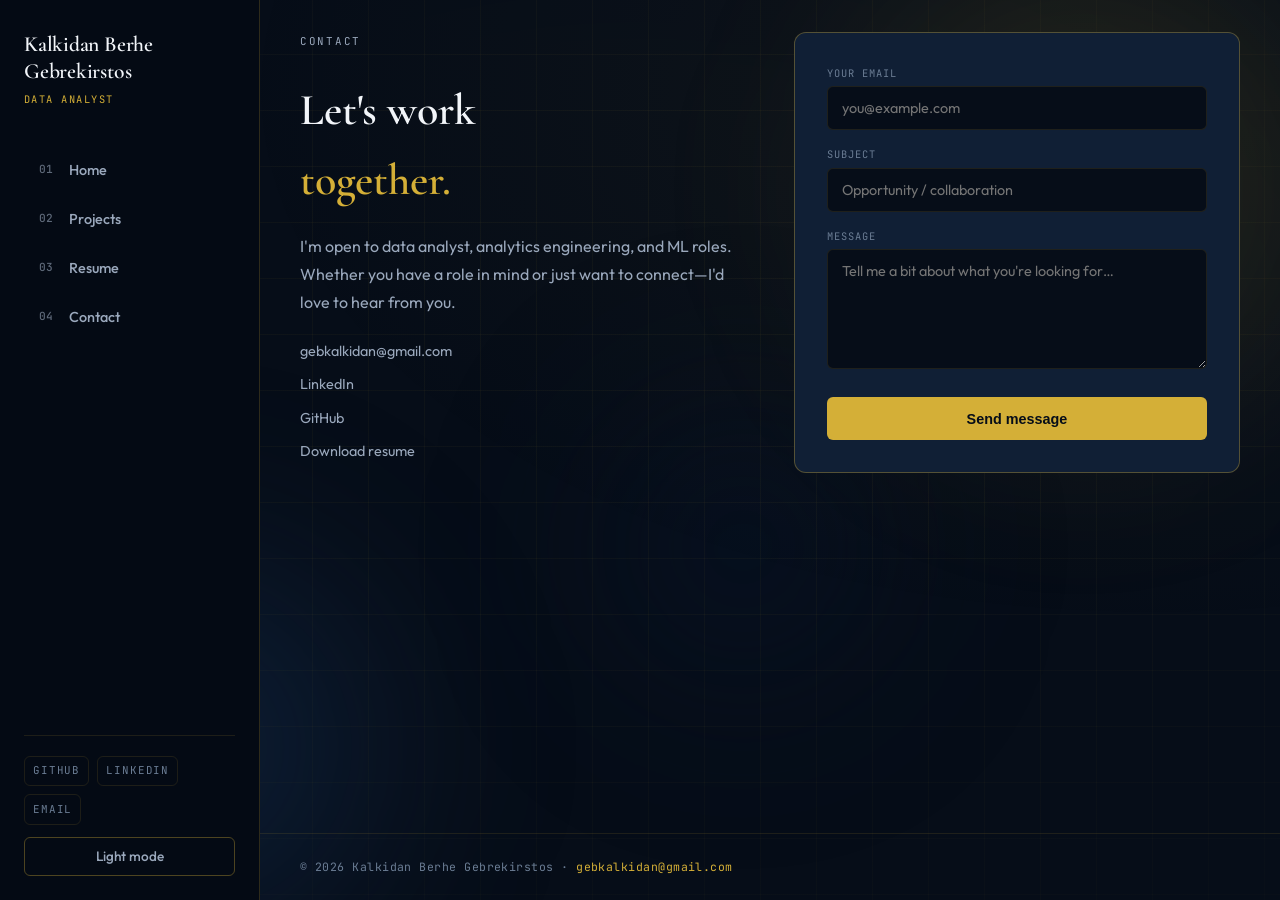
<file: contact/index.html>
<!doctype html>
<html lang="en">
<head>
  <meta charset="utf-8" />
  <meta name="viewport" content="width=device-width,initial-scale=1" />
  <title>Contact | Kalkidan Berhe Gebrekirstos</title>
  <link rel="stylesheet" href="../style.css">
  <script type="module" src="../global.js"></script>
</head>
<body>
  <div class="site-main">
    <main class="container">
      <div class="contact-layout reveal">
        <div class="contact-aside">
          <p class="section-eyebrow">Contact</p>
          <h1>Let's work<br><span class="accent">together.</span></h1>
          <p>
            I'm open to data analyst, analytics engineering, and ML roles. Whether you have a role in mind or just want to connect—I'd love to hear from you.
          </p>

          <div class="contact-direct">
            <a href="mailto:gebkalkidan@gmail.com">gebkalkidan@gmail.com</a>
            <a href="https://www.linkedin.com/in/kalkidangebrekirstos" target="_blank" rel="noopener">LinkedIn</a>
            <a href="https://github.com/Kalberhe" target="_blank" rel="noopener">GitHub</a>
            <a href="../resume/">Download resume</a>
          </div>
        </div>

        <div class="contact-form-panel">
          <form class="contact" action="mailto:gebkalkidan@gmail.com" method="POST" enctype="text/plain">
            <div>
              <label for="email">Your email</label>
              <input id="email" name="email" type="email" required placeholder="you@example.com" autocomplete="email">
            </div>
            <div>
              <label for="subject">Subject</label>
              <input id="subject" name="subject" type="text" required placeholder="Opportunity / collaboration">
            </div>
            <div>
              <label for="body">Message</label>
              <textarea id="body" name="body" rows="5" required placeholder="Tell me a bit about what you're looking for…"></textarea>
            </div>
            <button type="submit">Send message</button>
          </form>
        </div>
      </div>
    </main>
  </div>
</body>
</html>
</file>
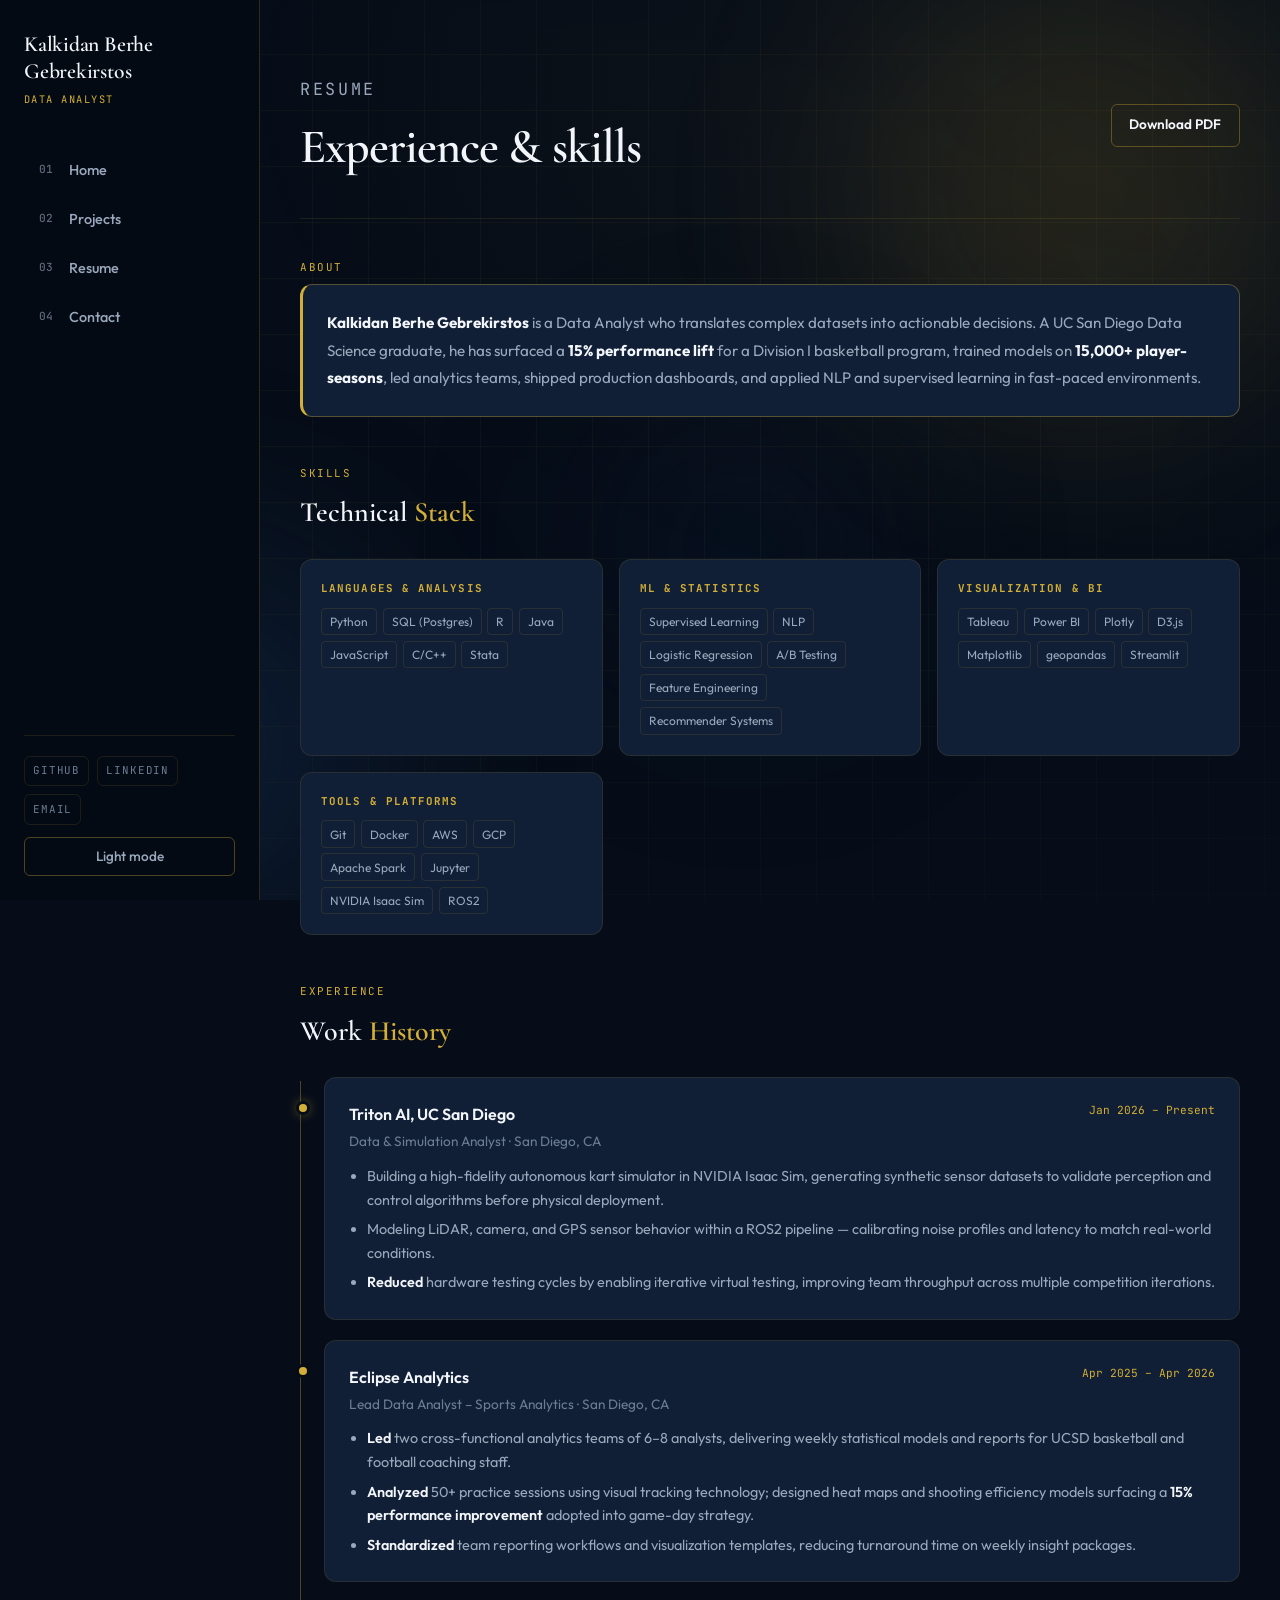
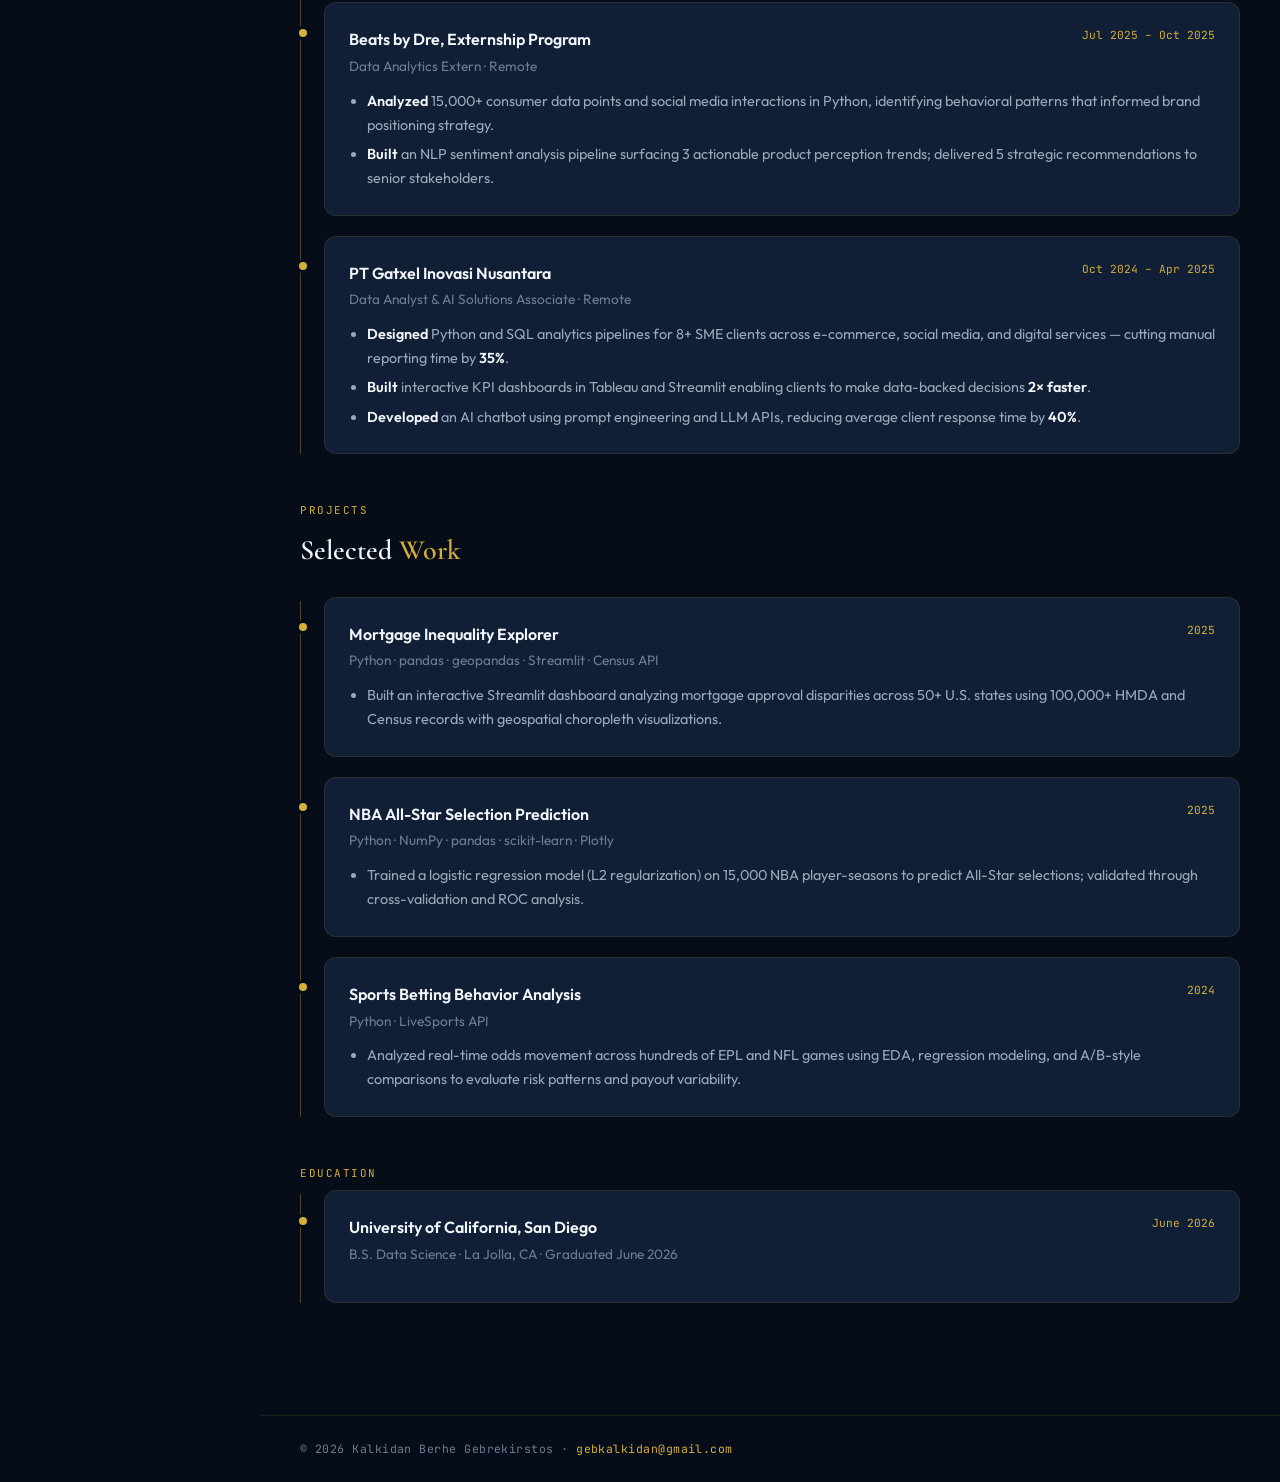
<file: resume/index.html>
<!doctype html>
<html lang="en">
<head>
  <meta charset="utf-8" />
  <meta name="viewport" content="width=device-width,initial-scale=1" />
  <title>Resume | Kalkidan Berhe Gebrekirstos</title>
  <link rel="stylesheet" href="../style.css">
  <script type="module" src="../global.js"></script>
</head>
<body>
  <div class="site-main">
    <main class="container">

      <header class="page-hero reveal">
        <div class="page-header-row flush">
          <div>
            <p class="section-eyebrow">Resume</p>
            <h1>Experience &amp; skills</h1>
          </div>
          <a href="KBG26.pdf" target="_blank" class="btn-download">Download PDF</a>
        </div>
      </header>

      <section class="resume-section reveal">
        <p class="section-label">About</p>
        <div class="summary-card">
          <p>
            <strong>Kalkidan Berhe Gebrekirstos</strong> is a Data Analyst who translates complex datasets into actionable decisions. A UC San Diego Data Science graduate, he has surfaced a <strong>15% performance lift</strong> for a Division I basketball program, trained models on <strong>15,000+ player-seasons</strong>, led analytics teams, shipped production dashboards, and applied NLP and supervised learning in fast-paced environments.
          </p>
        </div>
      </section>

    <!-- Skills -->
    <section class="resume-section reveal">
      <p class="section-label">Skills</p>
      <h2 class="section-heading">Technical <span>Stack</span></h2>
      <div class="skills-grid">
        <div class="skill-card">
          <h4>Languages & Analysis</h4>
          <div class="skill-tags">
            <span class="skill-tag">Python</span><span class="skill-tag">SQL (Postgres)</span>
            <span class="skill-tag">R</span><span class="skill-tag">Java</span>
            <span class="skill-tag">JavaScript</span><span class="skill-tag">C/C++</span><span class="skill-tag">Stata</span>
          </div>
        </div>
        <div class="skill-card">
          <h4>ML & Statistics</h4>
          <div class="skill-tags">
            <span class="skill-tag">Supervised Learning</span><span class="skill-tag">NLP</span>
            <span class="skill-tag">Logistic Regression</span><span class="skill-tag">A/B Testing</span>
            <span class="skill-tag">Feature Engineering</span><span class="skill-tag">Recommender Systems</span>
          </div>
        </div>
        <div class="skill-card">
          <h4>Visualization & BI</h4>
          <div class="skill-tags">
            <span class="skill-tag">Tableau</span><span class="skill-tag">Power BI</span>
            <span class="skill-tag">Plotly</span><span class="skill-tag">D3.js</span>
            <span class="skill-tag">Matplotlib</span><span class="skill-tag">geopandas</span>
            <span class="skill-tag">Streamlit</span>
          </div>
        </div>
        <div class="skill-card">
          <h4>Tools & Platforms</h4>
          <div class="skill-tags">
            <span class="skill-tag">Git</span><span class="skill-tag">Docker</span>
            <span class="skill-tag">AWS</span><span class="skill-tag">GCP</span>
            <span class="skill-tag">Apache Spark</span><span class="skill-tag">Jupyter</span>
            <span class="skill-tag">NVIDIA Isaac Sim</span><span class="skill-tag">ROS2</span>
          </div>
        </div>
      </div>
    </section>

    <!-- Experience -->
    <section class="resume-section reveal">
      <p class="section-label">Experience</p>
      <h2 class="section-heading">Work <span>History</span></h2>

      <div class="timeline">
        <div class="timeline-item current">
          <div class="tl-header">
            <span class="tl-company">Triton AI, UC San Diego</span>
            <span class="tl-date">Jan 2026 – Present</span>
          </div>
          <div class="tl-role">Data & Simulation Analyst · San Diego, CA</div>
          <ul class="tl-bullets">
            <li>Building a high-fidelity autonomous kart simulator in NVIDIA Isaac Sim, generating synthetic sensor datasets to validate perception and control algorithms before physical deployment.</li>
            <li>Modeling LiDAR, camera, and GPS sensor behavior within a ROS2 pipeline — calibrating noise profiles and latency to match real-world conditions.</li>
            <li><strong>Reduced</strong> hardware testing cycles by enabling iterative virtual testing, improving team throughput across multiple competition iterations.</li>
          </ul>
        </div>

        <div class="timeline-item">
          <div class="tl-header">
            <span class="tl-company">Eclipse Analytics</span>
            <span class="tl-date">Apr 2025 – Apr 2026</span>
          </div>
          <div class="tl-role">Lead Data Analyst – Sports Analytics · San Diego, CA</div>
          <ul class="tl-bullets">
            <li><strong>Led</strong> two cross-functional analytics teams of 6–8 analysts, delivering weekly statistical models and reports for UCSD basketball and football coaching staff.</li>
            <li><strong>Analyzed</strong> 50+ practice sessions using visual tracking technology; designed heat maps and shooting efficiency models surfacing a <strong>15% performance improvement</strong> adopted into game-day strategy.</li>
            <li><strong>Standardized</strong> team reporting workflows and visualization templates, reducing turnaround time on weekly insight packages.</li>
          </ul>
        </div>

        <div class="timeline-item">
          <div class="tl-header">
            <span class="tl-company">Beats by Dre, Externship Program</span>
            <span class="tl-date">Jul 2025 – Oct 2025</span>
          </div>
          <div class="tl-role">Data Analytics Extern · Remote</div>
          <ul class="tl-bullets">
            <li><strong>Analyzed</strong> 15,000+ consumer data points and social media interactions in Python, identifying behavioral patterns that informed brand positioning strategy.</li>
            <li><strong>Built</strong> an NLP sentiment analysis pipeline surfacing 3 actionable product perception trends; delivered 5 strategic recommendations to senior stakeholders.</li>
          </ul>
        </div>

        <div class="timeline-item">
          <div class="tl-header">
            <span class="tl-company">PT Gatxel Inovasi Nusantara</span>
            <span class="tl-date">Oct 2024 – Apr 2025</span>
          </div>
          <div class="tl-role">Data Analyst & AI Solutions Associate · Remote</div>
          <ul class="tl-bullets">
            <li><strong>Designed</strong> Python and SQL analytics pipelines for 8+ SME clients across e-commerce, social media, and digital services — cutting manual reporting time by <strong>35%</strong>.</li>
            <li><strong>Built</strong> interactive KPI dashboards in Tableau and Streamlit enabling clients to make data-backed decisions <strong>2× faster</strong>.</li>
            <li><strong>Developed</strong> an AI chatbot using prompt engineering and LLM APIs, reducing average client response time by <strong>40%</strong>.</li>
          </ul>
        </div>
      </div>
    </section>

    <!-- Projects -->
    <section class="resume-section reveal">
      <p class="section-label">Projects</p>
      <h2 class="section-heading">Selected <span>Work</span></h2>

      <div class="timeline">
        <div class="timeline-item">
          <div class="tl-header">
            <span class="tl-company">Mortgage Inequality Explorer</span>
            <span class="tl-date">2025</span>
          </div>
          <div class="tl-role">Python · pandas · geopandas · Streamlit · Census API</div>
          <ul class="tl-bullets">
            <li>Built an interactive Streamlit dashboard analyzing mortgage approval disparities across 50+ U.S. states using 100,000+ HMDA and Census records with geospatial choropleth visualizations.</li>
          </ul>
        </div>

        <div class="timeline-item">
          <div class="tl-header">
            <span class="tl-company">NBA All-Star Selection Prediction</span>
            <span class="tl-date">2025</span>
          </div>
          <div class="tl-role">Python · NumPy · pandas · scikit-learn · Plotly</div>
          <ul class="tl-bullets">
            <li>Trained a logistic regression model (L2 regularization) on 15,000 NBA player-seasons to predict All-Star selections; validated through cross-validation and ROC analysis.</li>
          </ul>
        </div>

        <div class="timeline-item">
          <div class="tl-header">
            <span class="tl-company">Sports Betting Behavior Analysis</span>
            <span class="tl-date">2024</span>
          </div>
          <div class="tl-role">Python · LiveSports API</div>
          <ul class="tl-bullets">
            <li>Analyzed real-time odds movement across hundreds of EPL and NFL games using EDA, regression modeling, and A/B-style comparisons to evaluate risk patterns and payout variability.</li>
          </ul>
        </div>
      </div>
    </section>

    <!-- Education -->
    <section class="resume-section reveal">
      <p class="section-label">Education</p>
      <div class="timeline">
        <div class="timeline-item">
          <div class="tl-header">
            <span class="tl-company">University of California, San Diego</span>
            <span class="tl-date">June 2026</span>
          </div>
          <div class="tl-role">B.S. Data Science · La Jolla, CA · Graduated June 2026</div>
        </div>
      </div>
    </section>

    </main>
  </div>
</body>
</html>
</file>
<file: style.css>
@import url('https://fonts.googleapis.com/css2?family=Cormorant+Garamond:ital,wght@0,500;0,600;0,700;1,500&family=Outfit:wght@300;400;500;600;700&family=JetBrains+Mono:wght@400;500&display=swap');

/* ── Dark: navy + gold ── */
:root,
[data-theme="dark"] {
  --bg:              #060d18;
  --bg-elevated:     #0b1628;
  --surface:         #101f35;
  --surface-hover:   #152842;
  --border:          rgba(212, 175, 55, 0.35);
  --border-soft:     rgba(212, 175, 55, 0.12);

  --accent:          #d4af37;
  --accent-soft:     #e8c96a;
  --accent-muted:    rgba(212, 175, 55, 0.12);

  --text:            #f2f5f9;
  --text-secondary:  #9aa8bc;
  --text-tertiary:   #6b7d94;

  --sidebar-bg:      #040a14;
  --sidebar-border:  rgba(212, 175, 55, 0.2);
  --sidebar-active:  rgba(212, 175, 55, 0.14);
  --shadow:          0 24px 48px rgba(0, 0, 0, 0.45);
  --photo-ring:      linear-gradient(135deg, #d4af37, #8a7120);
  --btn-fill:        #d4af37;
  --btn-text:        #060d18;
  --progress:        linear-gradient(90deg, #d4af37, #9a7b1a);

  --orb-gold:        rgba(212, 175, 55, 0.14);
  --orb-navy:        rgba(26, 58, 100, 0.45);
  --orb-deep:        rgba(8, 20, 40, 0.6);
  --grid-color:      rgba(212, 175, 55, 0.045);
  --grid-glow:       rgba(212, 175, 55, 0.06);
}

/* ── Light: white + navy outline ── */
[data-theme="light"] {
  --bg:              #fafbfc;
  --bg-elevated:     #ffffff;
  --surface:         #ffffff;
  --surface-hover:   #f4f6f9;
  --border:          rgba(10, 37, 64, 0.55);
  --border-soft:     rgba(10, 37, 64, 0.14);

  --accent:          #0a2540;
  --accent-soft:     #1a3d5c;
  --accent-muted:    rgba(10, 37, 64, 0.06);

  --text:            #0a2540;
  --text-secondary:  #3d5266;
  --text-tertiary:   #5c7085;

  --sidebar-bg:      #ffffff;
  --sidebar-border:  rgba(10, 37, 64, 0.2);
  --sidebar-active:  rgba(10, 37, 64, 0.08);
  --shadow:          0 16px 40px rgba(10, 37, 64, 0.1);
  --photo-ring:      linear-gradient(135deg, #0a2540, #2a5080);
  --btn-fill:        #0a2540;
  --btn-text:        #ffffff;
  --progress:        linear-gradient(90deg, #0a2540, #2a5080);

  --orb-gold:        rgba(10, 37, 64, 0.07);
  --orb-navy:        rgba(10, 37, 64, 0.05);
  --orb-deep:        rgba(10, 37, 64, 0.03);
  --grid-color:      rgba(10, 37, 64, 0.07);
  --grid-glow:       rgba(10, 37, 64, 0.04);
}

:root {
  --font-display: 'Cormorant Garamond', Georgia, serif;
  --font-body:    'Outfit', system-ui, sans-serif;
  --font-mono:    'JetBrains Mono', monospace;
  --sidebar-w:    260px;
  --radius:       6px;
  --radius-lg:    12px;
  --ease:         cubic-bezier(0.22, 1, 0.36, 1);
}

*, *::before, *::after { box-sizing: border-box; margin: 0; padding: 0; }
html { scroll-behavior: smooth; }

body {
  font-family: var(--font-body);
  background: var(--bg);
  color: var(--text);
  line-height: 1.6;
  min-height: 100vh;
  display: flex;
  position: relative;
  isolation: isolate;
  transition: background 0.3s var(--ease), color 0.3s var(--ease);
}

img { max-width: 100%; display: block; }
a { color: inherit; }

/* ── Animated ambient background ── */
.ambient-bg {
  position: fixed;
  inset: 0;
  z-index: -1;
  overflow: hidden;
  pointer-events: none;
}

.ambient-orb {
  position: absolute;
  border-radius: 50%;
  filter: blur(72px);
  will-change: transform;
}

.ambient-orb--1 {
  width: 55vmax;
  height: 55vmax;
  top: -18%;
  right: -12%;
  background: radial-gradient(circle, var(--orb-gold) 0%, transparent 68%);
  animation: orb-float-a 22s ease-in-out infinite alternate;
}

.ambient-orb--2 {
  width: 45vmax;
  height: 45vmax;
  bottom: -15%;
  left: -8%;
  background: radial-gradient(circle, var(--orb-navy) 0%, transparent 70%);
  animation: orb-float-b 28s ease-in-out infinite alternate;
}

.ambient-orb--3 {
  width: 32vmax;
  height: 32vmax;
  top: 38%;
  left: 42%;
  background: radial-gradient(circle, var(--orb-deep) 0%, transparent 72%);
  animation: orb-float-c 18s ease-in-out infinite alternate;
}

.ambient-grid {
  position: absolute;
  inset: -50%;
  background-image:
    linear-gradient(var(--grid-color) 1px, transparent 1px),
    linear-gradient(90deg, var(--grid-color) 1px, transparent 1px);
  background-size: 56px 56px;
  mask-image: radial-gradient(ellipse 80% 70% at 50% 45%, black 20%, transparent 75%);
  animation: grid-drift 40s linear infinite;
}

.ambient-grid::after {
  content: '';
  position: absolute;
  inset: 0;
  background: radial-gradient(ellipse 60% 50% at 70% 30%, var(--grid-glow), transparent 60%);
  animation: glow-pulse 8s ease-in-out infinite alternate;
}

@keyframes orb-float-a {
  from { transform: translate(0, 0) scale(1); }
  to   { transform: translate(-6%, 10%) scale(1.08); }
}

@keyframes orb-float-b {
  from { transform: translate(0, 0) scale(1); }
  to   { transform: translate(8%, -6%) scale(1.12); }
}

@keyframes orb-float-c {
  from { transform: translate(0, 0) scale(1); opacity: 0.7; }
  to   { transform: translate(-10%, -8%) scale(1.15); opacity: 1; }
}

@keyframes grid-drift {
  from { transform: translate(0, 0) rotate(0deg); }
  to   { transform: translate(56px, 56px) rotate(0.5deg); }
}

@keyframes glow-pulse {
  from { opacity: 0.5; }
  to   { opacity: 1; }
}

@media (prefers-reduced-motion: reduce) {
  .ambient-orb,
  .ambient-grid,
  .ambient-grid::after {
    animation: none !important;
  }
}

.site-sidebar,
.site-main {
  position: relative;
  z-index: 1;
}

/* ── Progress ── */
#progress-bar {
  position: fixed;
  top: 0;
  left: 0;
  right: 0;
  height: 3px;
  width: 0%;
  background: var(--progress);
  z-index: 1000;
  transition: width 0.08s linear;
}

/* ══════════════════════════════════════
   SIDEBAR NAV
══════════════════════════════════════ */
.site-sidebar {
  position: fixed;
  top: 0;
  left: 0;
  bottom: 0;
  width: var(--sidebar-w);
  z-index: 200;
  display: flex;
  flex-direction: column;
  padding: 2rem 1.5rem 1.5rem;
  background: var(--sidebar-bg);
  backdrop-filter: blur(12px);
  border-right: 1px solid var(--sidebar-border);
  transition: transform 0.35s var(--ease), background 0.3s;
}

.sidebar-brand {
  display: block;
  text-decoration: none;
  margin-bottom: 2.5rem;
}

.sidebar-brand-name {
  font-family: var(--font-display);
  font-size: 1.35rem;
  font-weight: 600;
  line-height: 1.2;
  color: var(--text);
  letter-spacing: -0.01em;
}

.sidebar-brand-role {
  display: block;
  font-family: var(--font-mono);
  font-size: 0.65rem;
  text-transform: uppercase;
  letter-spacing: 0.14em;
  color: var(--accent);
  margin-top: 0.35rem;
}

.sidebar-nav {
  list-style: none;
  flex: 1;
  display: flex;
  flex-direction: column;
  gap: 0.2rem;
}

.sidebar-nav a {
  display: flex;
  align-items: center;
  gap: 0.65rem;
  padding: 0.65rem 0.85rem;
  text-decoration: none;
  font-size: 0.9rem;
  font-weight: 500;
  color: var(--text-secondary);
  border-radius: var(--radius);
  border: 1px solid transparent;
  transition: all 0.2s var(--ease);
}

.sidebar-nav a:hover {
  color: var(--text);
  background: var(--accent-muted);
  border-color: var(--border-soft);
}

.sidebar-nav a.current {
  color: var(--accent);
  background: var(--sidebar-active);
  border-color: var(--border-soft);
  font-weight: 600;
}

.nav-icon {
  font-family: var(--font-mono);
  font-size: 0.7rem;
  opacity: 0.6;
  width: 1.25rem;
}

.sidebar-footer {
  display: flex;
  flex-direction: column;
  gap: 0.75rem;
  padding-top: 1.25rem;
  border-top: 1px solid var(--border-soft);
}

.sidebar-social {
  display: flex;
  gap: 0.5rem;
  flex-wrap: wrap;
}

.sidebar-social a {
  font-family: var(--font-mono);
  font-size: 0.68rem;
  text-transform: uppercase;
  letter-spacing: 0.08em;
  color: var(--text-tertiary);
  text-decoration: none;
  padding: 0.35rem 0.5rem;
  border: 1px solid var(--border-soft);
  border-radius: var(--radius);
  transition: color 0.2s, border-color 0.2s;
}

.sidebar-social a:hover {
  color: var(--accent);
  border-color: var(--border);
}

#theme-btn {
  width: 100%;
  padding: 0.6rem;
  background: transparent;
  border: 1px solid var(--border);
  border-radius: var(--radius);
  color: var(--text-secondary);
  font-family: var(--font-body);
  font-size: 0.85rem;
  font-weight: 500;
  cursor: pointer;
  transition: all 0.2s;
}

#theme-btn:hover {
  color: var(--accent);
  border-color: var(--accent);
  background: var(--accent-muted);
}

#sidebar-toggle {
  display: none;
  position: fixed;
  bottom: 1.25rem;
  right: 1.25rem;
  z-index: 300;
  width: 52px;
  height: 52px;
  border-radius: 50%;
  border: 1px solid var(--border);
  background: var(--sidebar-bg);
  color: var(--text);
  font-size: 1.25rem;
  cursor: pointer;
  box-shadow: var(--shadow);
}

/* ══════════════════════════════════════
   MAIN LAYOUT
══════════════════════════════════════ */
.site-main {
  flex: 1;
  margin-left: var(--sidebar-w);
  min-width: 0;
  display: flex;
  flex-direction: column;
  min-height: 100vh;
}

.container {
  width: 100%;
  max-width: 1100px;
  margin: 0 auto;
  padding: 0 clamp(1.25rem, 4vw, 2.5rem) 4rem;
}

/* ══════════════════════════════════════
   HOME HERO
══════════════════════════════════════ */
.intro {
  display: grid;
  grid-template-columns: 1fr minmax(260px, 340px);
  gap: clamp(2rem, 5vw, 4rem);
  align-items: center;
  min-height: calc(100vh - 80px);
  padding: clamp(2rem, 5vw, 4rem) 0 3rem;
}

.intro-status {
  display: inline-flex;
  align-items: center;
  gap: 0.5rem;
  font-family: var(--font-mono);
  font-size: 0.72rem;
  text-transform: uppercase;
  letter-spacing: 0.12em;
  color: var(--accent);
  margin-bottom: 1.25rem;
}

.intro-status::before {
  content: '';
  width: 7px;
  height: 7px;
  border-radius: 50%;
  background: #4ade80;
  box-shadow: 0 0 8px #4ade80;
}

.intro h1 {
  font-family: var(--font-display);
  font-size: clamp(2.75rem, 5.5vw, 4.25rem);
  font-weight: 600;
  line-height: 1.05;
  letter-spacing: -0.02em;
  margin-bottom: 0.35rem;
}

.intro h1 em {
  font-style: italic;
  color: var(--accent);
  font-weight: 500;
}

.intro-tagline {
  font-size: clamp(1rem, 2vw, 1.2rem);
  font-weight: 500;
  color: var(--text-secondary);
  margin-bottom: 1.5rem;
  letter-spacing: 0.01em;
}

.intro-lead {
  font-size: 1.05rem;
  line-height: 1.8;
  color: var(--text-secondary);
  max-width: 52ch;
  margin-bottom: 2rem;
}

.intro-lead strong {
  color: var(--text);
  font-weight: 600;
}

.intro-actions {
  display: flex;
  flex-wrap: wrap;
  gap: 0.75rem;
  margin-bottom: 2rem;
}

.btn {
  display: inline-flex;
  align-items: center;
  gap: 0.4rem;
  padding: 0.8rem 1.6rem;
  font-family: var(--font-body);
  font-size: 0.875rem;
  font-weight: 600;
  text-decoration: none;
  border-radius: var(--radius);
  border: 1px solid transparent;
  cursor: pointer;
  transition: transform 0.2s var(--ease), box-shadow 0.2s, background 0.2s;
}

.btn:hover { transform: translateY(-2px); }

.btn-primary {
  background: var(--btn-fill);
  color: var(--btn-text);
  box-shadow: 0 8px 24px rgba(0, 0, 0, 0.15);
}

.btn-outline {
  background: transparent;
  color: var(--text);
  border-color: var(--border);
}

.btn-outline:hover {
  border-color: var(--accent);
  color: var(--accent);
  background: var(--accent-muted);
}

.intro-meta {
  display: flex;
  flex-wrap: wrap;
  gap: 1.5rem;
  font-family: var(--font-mono);
  font-size: 0.75rem;
  color: var(--text-tertiary);
  letter-spacing: 0.04em;
}

.intro-meta span {
  display: flex;
  align-items: center;
  gap: 0.4rem;
}

/* Profile photo */
.intro-photo {
  position: relative;
  justify-self: center;
  width: 100%;
  max-width: 340px;
}

.photo-frame {
  position: absolute;
  inset: -8px -8px 8px 8px;
  border: 1px solid var(--border);
  border-radius: var(--radius-lg);
  pointer-events: none;
  z-index: 0;
}

.section-heading span { color: var(--accent); }

.intro-photo img {
  position: relative;
  z-index: 1;
  width: 100%;
  aspect-ratio: 4 / 5;
  object-fit: cover;
  border-radius: var(--radius-lg);
  background: var(--surface);
  box-shadow: var(--shadow);
  border: 3px solid var(--accent);
}

/* ══════════════════════════════════════
   STATS BAR
══════════════════════════════════════ */
.stats-bar {
  display: grid;
  grid-template-columns: repeat(4, 1fr);
  border-top: 1px solid var(--border-soft);
  border-bottom: 1px solid var(--border-soft);
  margin: 1rem 0 4rem;
}

.stat {
  padding: 1.75rem 1rem;
  text-align: center;
  border-right: 1px solid var(--border-soft);
}

.stat:last-child { border-right: none; }

.stat-value {
  display: block;
  font-family: var(--font-display);
  font-size: 2.5rem;
  font-weight: 600;
  color: var(--accent);
  line-height: 1;
  margin-bottom: 0.35rem;
  font-variant-numeric: tabular-nums;
}

.stat-label {
  font-family: var(--font-mono);
  font-size: 0.65rem;
  text-transform: uppercase;
  letter-spacing: 0.1em;
  color: var(--text-tertiary);
}

/* ══════════════════════════════════════
   SECTIONS
══════════════════════════════════════ */
.section {
  margin-bottom: 4.5rem;
}

.section-head {
  display: flex;
  justify-content: space-between;
  align-items: flex-end;
  gap: 1rem;
  margin-bottom: 2rem;
  padding-bottom: 1rem;
  border-bottom: 1px solid var(--border-soft);
}

.section-eyebrow {
  font-family: var(--font-mono);
  font-size: 0.68rem;
  text-transform: uppercase;
  letter-spacing: 0.16em;
  color: var(--accent);
  margin-bottom: 0.4rem;
}

.section-title {
  font-family: var(--font-display);
  font-size: clamp(1.75rem, 3vw, 2.35rem);
  font-weight: 600;
  letter-spacing: -0.02em;
}

.link-arrow {
  font-size: 0.85rem;
  font-weight: 600;
  color: var(--accent);
  text-decoration: none;
  white-space: nowrap;
  transition: gap 0.2s;
}

.link-arrow:hover { text-decoration: underline; }

/* Skills — horizontal pills layout */
.skills-columns {
  display: grid;
  grid-template-columns: repeat(2, 1fr);
  gap: 1.5rem;
}

.skill-group h3 {
  font-family: var(--font-mono);
  font-size: 0.7rem;
  text-transform: uppercase;
  letter-spacing: 0.12em;
  color: var(--accent);
  margin-bottom: 0.75rem;
  padding-bottom: 0.5rem;
  border-bottom: 1px solid var(--border-soft);
}

.skill-pills {
  display: flex;
  flex-wrap: wrap;
  gap: 0.4rem;
}

.skill-pill {
  font-size: 0.8rem;
  padding: 0.35rem 0.7rem;
  border: 1px solid var(--border-soft);
  border-radius: 100px;
  color: var(--text-secondary);
  background: var(--surface);
  transition: border-color 0.2s, color 0.2s;
}

.skill-pill:hover {
  border-color: var(--border);
  color: var(--text);
}

/* Project cards — editorial list */
.project-grid {
  display: flex;
  flex-direction: column;
  gap: 0;
}

.project-card {
  display: grid;
  grid-template-columns: auto 1fr auto;
  gap: 1.5rem;
  align-items: start;
  padding: 1.75rem 0;
  border-bottom: 1px solid var(--border-soft);
  text-decoration: none;
  color: inherit;
  transition: background 0.2s;
}

.project-card:first-child { border-top: 1px solid var(--border-soft); }

.project-card:hover {
  background: var(--accent-muted);
  margin: 0 -1rem;
  padding-left: 1rem;
  padding-right: 1rem;
  border-radius: var(--radius);
}

.project-index {
  font-family: var(--font-mono);
  font-size: 0.75rem;
  color: var(--text-tertiary);
  padding-top: 0.2rem;
}

.project-body h3 {
  font-family: var(--font-display);
  font-size: 1.35rem;
  font-weight: 600;
  margin-bottom: 0.35rem;
  letter-spacing: -0.01em;
}

.project-year {
  font-family: var(--font-mono);
  font-size: 0.72rem;
  color: var(--accent);
  margin-bottom: 0.5rem;
}

.project-body p {
  font-size: 0.9rem;
  color: var(--text-secondary);
  line-height: 1.65;
  max-width: 60ch;
}

.project-tags {
  display: flex;
  flex-wrap: wrap;
  gap: 0.35rem;
  margin-top: 0.75rem;
}

.project-tag {
  font-family: var(--font-mono);
  font-size: 0.62rem;
  padding: 0.2rem 0.45rem;
  border: 1px solid var(--border-soft);
  border-radius: 3px;
  color: var(--text-tertiary);
}

.project-links {
  display: flex;
  flex-direction: column;
  gap: 0.4rem;
  align-items: flex-end;
  padding-top: 0.2rem;
}

.project-links a {
  font-size: 0.78rem;
  font-weight: 600;
  color: var(--accent);
  text-decoration: none;
  white-space: nowrap;
}

.project-links a:hover { text-decoration: underline; }

/* ══════════════════════════════════════
   INNER PAGES
══════════════════════════════════════ */
.page-hero {
  padding: clamp(2.5rem, 5vw, 4rem) 0 2rem;
  border-bottom: 1px solid var(--border-soft);
  margin-bottom: 2.5rem;
}

.page-hero h1 {
  font-family: var(--font-display);
  font-size: clamp(2.25rem, 4vw, 3rem);
  font-weight: 600;
  letter-spacing: -0.02em;
}

.page-hero p {
  margin-top: 0.75rem;
  color: var(--text-secondary);
  max-width: 50ch;
  font-size: 1.05rem;
}

.page-hero .accent,
.section-title .accent,
.accent { color: var(--accent); }

/* Timeline */
.timeline { padding-left: 1.5rem; position: relative; }
.timeline::before {
  content: '';
  position: absolute;
  left: 0;
  top: 4px;
  bottom: 0;
  width: 1px;
  background: var(--border);
}

.timeline-item {
  position: relative;
  margin-bottom: 1.25rem;
  padding: 1.5rem;
  background: var(--surface);
  border: 1px solid var(--border-soft);
  border-radius: var(--radius-lg);
}

.timeline-item::before {
  content: '';
  position: absolute;
  left: -1.65rem;
  top: 1.6rem;
  width: 8px;
  height: 8px;
  border-radius: 50%;
  background: var(--accent);
  box-shadow: 0 0 0 3px var(--bg);
}

.timeline-item.current::before {
  box-shadow: 0 0 0 3px var(--bg), 0 0 12px var(--accent);
}

.tl-header {
  display: flex;
  justify-content: space-between;
  flex-wrap: wrap;
  gap: 0.5rem;
  margin-bottom: 0.2rem;
}

.tl-company { font-weight: 600; font-size: 1rem; }
.tl-date {
  font-family: var(--font-mono);
  font-size: 0.7rem;
  color: var(--accent);
}
.tl-role {
  font-size: 0.85rem;
  color: var(--text-tertiary);
  margin-bottom: 0.75rem;
}

.tl-bullets {
  padding-left: 1.1rem;
  display: flex;
  flex-direction: column;
  gap: 0.35rem;
}

.tl-bullets li {
  font-size: 0.9rem;
  color: var(--text-secondary);
  line-height: 1.65;
}

.tl-bullets li strong { color: var(--text); font-weight: 600; }

.page-header-row {
  display: flex;
  justify-content: space-between;
  align-items: center;
  flex-wrap: wrap;
  gap: 1rem;
  margin-bottom: 2rem;
}

.page-header-row.flush {
  margin-bottom: 0;
  border: none;
  padding: 0;
}

.summary-card {
  padding: 1.5rem;
  background: var(--surface);
  border: 1px solid var(--border);
  border-radius: var(--radius-lg);
  border-left: 3px solid var(--accent);
}

.summary-card p {
  color: var(--text-secondary);
  line-height: 1.8;
  font-size: 0.95rem;
}

.summary-card strong { color: var(--text); }

.skills-grid {
  display: grid;
  grid-template-columns: repeat(auto-fill, minmax(240px, 1fr));
  gap: 1rem;
}

.skill-card {
  padding: 1.25rem;
  border: 1px solid var(--border-soft);
  border-radius: var(--radius-lg);
  background: var(--surface);
}

.skill-card h4 {
  font-family: var(--font-mono);
  font-size: 0.68rem;
  text-transform: uppercase;
  letter-spacing: 0.1em;
  color: var(--accent);
  margin-bottom: 0.65rem;
}

.skill-tags { display: flex; flex-wrap: wrap; gap: 0.35rem; }

.skill-tag {
  font-size: 0.75rem;
  padding: 0.2rem 0.5rem;
  border: 1px solid var(--border-soft);
  border-radius: 4px;
  color: var(--text-secondary);
}

/* Search */
.search-wrap { position: relative; margin-bottom: 2rem; }

.search-wrap::before {
  content: '⌕';
  position: absolute;
  left: 1rem;
  top: 50%;
  transform: translateY(-50%);
  color: var(--text-tertiary);
  pointer-events: none;
}

.search-bar,
input[type="search"] {
  width: 100%;
  padding: 0.9rem 1rem 0.9rem 2.75rem;
  border: 1px solid var(--border);
  border-radius: var(--radius);
  background: var(--surface);
  color: var(--text);
  font-family: var(--font-body);
  font-size: 0.95rem;
  outline: none;
}

.search-bar:focus {
  border-color: var(--accent);
  box-shadow: 0 0 0 3px var(--accent-muted);
}

/* Contact */
.contact-layout {
  display: grid;
  grid-template-columns: 1fr 1fr;
  gap: 3rem;
  align-items: start;
  padding: 2rem 0 3rem;
}

.contact-aside h1 {
  font-family: var(--font-display);
  font-size: clamp(2rem, 4vw, 2.75rem);
  font-weight: 600;
  margin-bottom: 1rem;
}

.contact-aside p {
  color: var(--text-secondary);
  line-height: 1.75;
  margin-bottom: 1.5rem;
}

.contact-direct {
  display: flex;
  flex-direction: column;
  gap: 0.65rem;
}

.contact-direct a {
  font-size: 0.9rem;
  color: var(--text-secondary);
  text-decoration: none;
  transition: color 0.2s;
}

.contact-direct a:hover { color: var(--accent); }

.contact-form-panel {
  padding: 2rem;
  background: var(--surface);
  border: 1px solid var(--border);
  border-radius: var(--radius-lg);
}

form.contact { display: flex; flex-direction: column; gap: 1rem; }

form.contact label {
  font-family: var(--font-mono);
  font-size: 0.65rem;
  text-transform: uppercase;
  letter-spacing: 0.1em;
  color: var(--text-tertiary);
  margin-bottom: 0.3rem;
  display: block;
}

form.contact input,
form.contact textarea {
  width: 100%;
  padding: 0.75rem 0.9rem;
  border: 1px solid var(--border-soft);
  border-radius: var(--radius);
  background: var(--bg);
  color: var(--text);
  font-family: var(--font-body);
  font-size: 0.9rem;
  outline: none;
}

form.contact input:focus,
form.contact textarea:focus {
  border-color: var(--accent);
}

form.contact textarea { min-height: 120px; resize: vertical; }

form.contact button[type="submit"] {
  padding: 0.85rem;
  background: var(--btn-fill);
  color: var(--btn-text);
  border: none;
  border-radius: var(--radius);
  font-weight: 600;
  font-size: 0.9rem;
  cursor: pointer;
  margin-top: 0.25rem;
}

form.contact button:hover { opacity: 0.92; }

.btn-download {
  display: inline-flex;
  align-items: center;
  gap: 0.4rem;
  padding: 0.6rem 1.1rem;
  font-size: 0.85rem;
  font-weight: 600;
  text-decoration: none;
  border: 1px solid var(--border);
  border-radius: var(--radius);
  color: var(--text);
  transition: all 0.2s;
}

.btn-download:hover {
  border-color: var(--accent);
  color: var(--accent);
}

.resume-section { margin-bottom: 3rem; }

.section-label {
  font-family: var(--font-mono);
  font-size: 0.68rem;
  text-transform: uppercase;
  letter-spacing: 0.14em;
  color: var(--accent);
  margin-bottom: 0.5rem;
}

.section-heading {
  font-family: var(--font-display);
  font-size: 1.75rem;
  font-weight: 600;
  margin-bottom: 1.5rem;
}

.empty-state {
  padding: 2rem;
  text-align: center;
  color: var(--text-tertiary);
  font-family: var(--font-mono);
  font-size: 0.85rem;
}

/* Reveal */
.reveal {
  opacity: 0;
  transform: translateY(20px);
  transition: opacity 0.55s var(--ease), transform 0.55s var(--ease);
}

.reveal.visible { opacity: 1; transform: none; }

/* Footer */
.site-footer {
  margin-top: auto;
  padding: 1.5rem clamp(1.25rem, 4vw, 2.5rem);
  border-top: 1px solid var(--border-soft);
  font-family: var(--font-mono);
  font-size: 0.72rem;
  color: var(--text-tertiary);
  letter-spacing: 0.04em;
}

.site-footer a {
  color: var(--accent);
  text-decoration: none;
}

.site-footer a:hover { text-decoration: underline; }

/* ══════════════════════════════════════
   RESPONSIVE
══════════════════════════════════════ */
@media (max-width: 900px) {
  .intro {
    grid-template-columns: 1fr;
    min-height: auto;
    text-align: center;
  }

  .intro-lead { margin-left: auto; margin-right: auto; }
  .intro-actions { justify-content: center; }
  .intro-meta { justify-content: center; }
  .intro-photo { order: -1; max-width: 280px; margin: 0 auto; }

  .skills-columns { grid-template-columns: 1fr; }
  .stats-bar { grid-template-columns: repeat(2, 1fr); }
  .stat:nth-child(2) { border-right: none; }
  .stat:nth-child(1),
  .stat:nth-child(2) { border-bottom: 1px solid var(--border-soft); }

  .project-card {
    grid-template-columns: 1fr;
    gap: 0.75rem;
  }

  .project-links {
    flex-direction: row;
    align-items: flex-start;
  }

  .contact-layout { grid-template-columns: 1fr; }
}

@media (max-width: 768px) {
  .site-sidebar {
    transform: translateX(-100%);
    box-shadow: var(--shadow);
  }

  .site-sidebar.open { transform: translateX(0); }

  .site-main { margin-left: 0; }

  #sidebar-toggle { display: flex; align-items: center; justify-content: center; }

  body::after {
    content: '';
    position: fixed;
    inset: 0;
    background: rgba(0, 0, 0, 0.5);
    z-index: 150;
    opacity: 0;
    pointer-events: none;
    transition: opacity 0.3s;
  }

  body.sidebar-open::after {
    opacity: 1;
    pointer-events: auto;
  }
}
</file>
